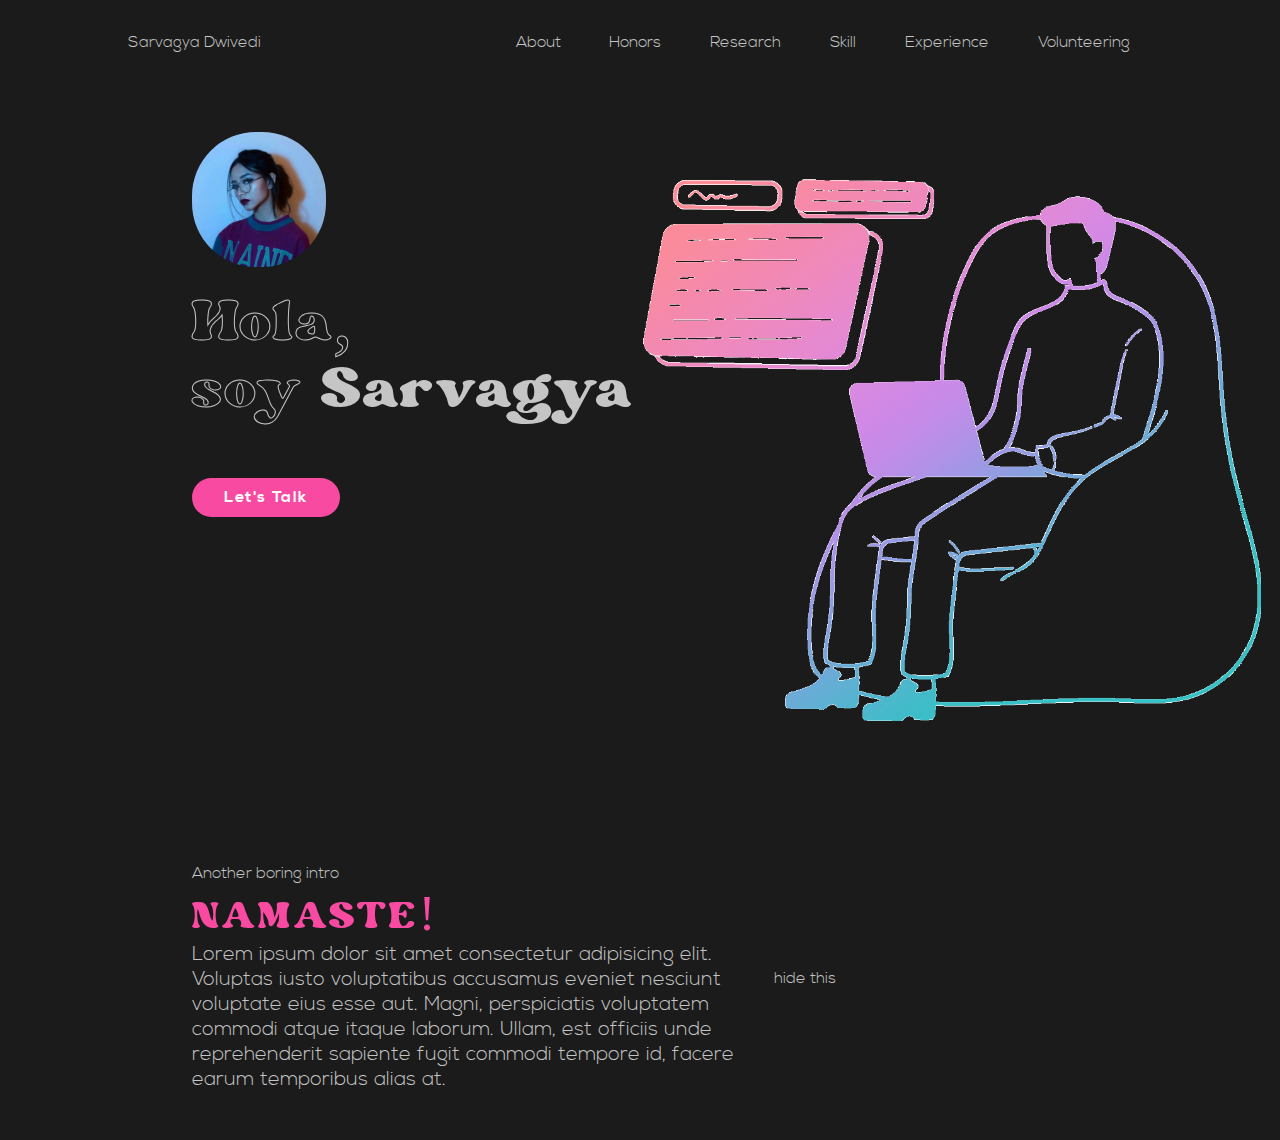
<file: index.html>
<!DOCTYPE html>
<html lang="en">
<head>
    <meta charset="UTF-8">
    <meta http-equiv="X-UA-Compatible" content="IE=edge">
    <meta name="viewport" content="width=device-width, initial-scale=1.0">
    <title>Document</title>
    <link rel="stylesheet" href="assets/css/index.css">
</head>
<body>
    <nav class="nav_bar">
        <div class="logo"><a href="#top"> Sarvagya Dwivedi</a></div>
        <ul class="nav-list">
            <li><a href="#about">About</a></li>
            <li><a href="#honors">Honors</a></li>
            <li><a href="#research">Research</a></li>
            <li><a href="#skill">Skill</a></li>
            <li><a href="#experience">Experience</a></li>
            <li><a href="#volunteering">Volunteering</a></li>
        </ul>
    </nav>
    <header id=top>
            <div class="left">
                <img src="assets/images/header_img.jpg" alt="header profile picture" class="header_pic">
                <div class="text">Hola, <br>soy <name>Sarvagya</name></div>
                <button class="cta">Let's Talk</button>
            </div>
            <div class="right">
                <img src="assets/images/header_vector.png" alt="vector art" class="header_vector">
            </div>
    </header>
    <section class="about container" id="about">
        <div class="left">
            <div class="subheading">Another boring intro</div>
            <div class="heading highlight-text">NAMASTE!</div>
            <div class="aboutme">Lorem ipsum dolor sit amet consectetur adipisicing elit. Voluptas iusto voluptatibus accusamus eveniet nesciunt voluptate eius esse aut. Magni, perspiciatis voluptatem commodi atque itaque laborum. Ullam, est officiis unde reprehenderit sapiente fugit commodi tempore id, facere earum temporibus alias at.</div>
        </div>
        <div class="right">
            hide this
        </div>

    </section>
    
</body>
</html>
</file>
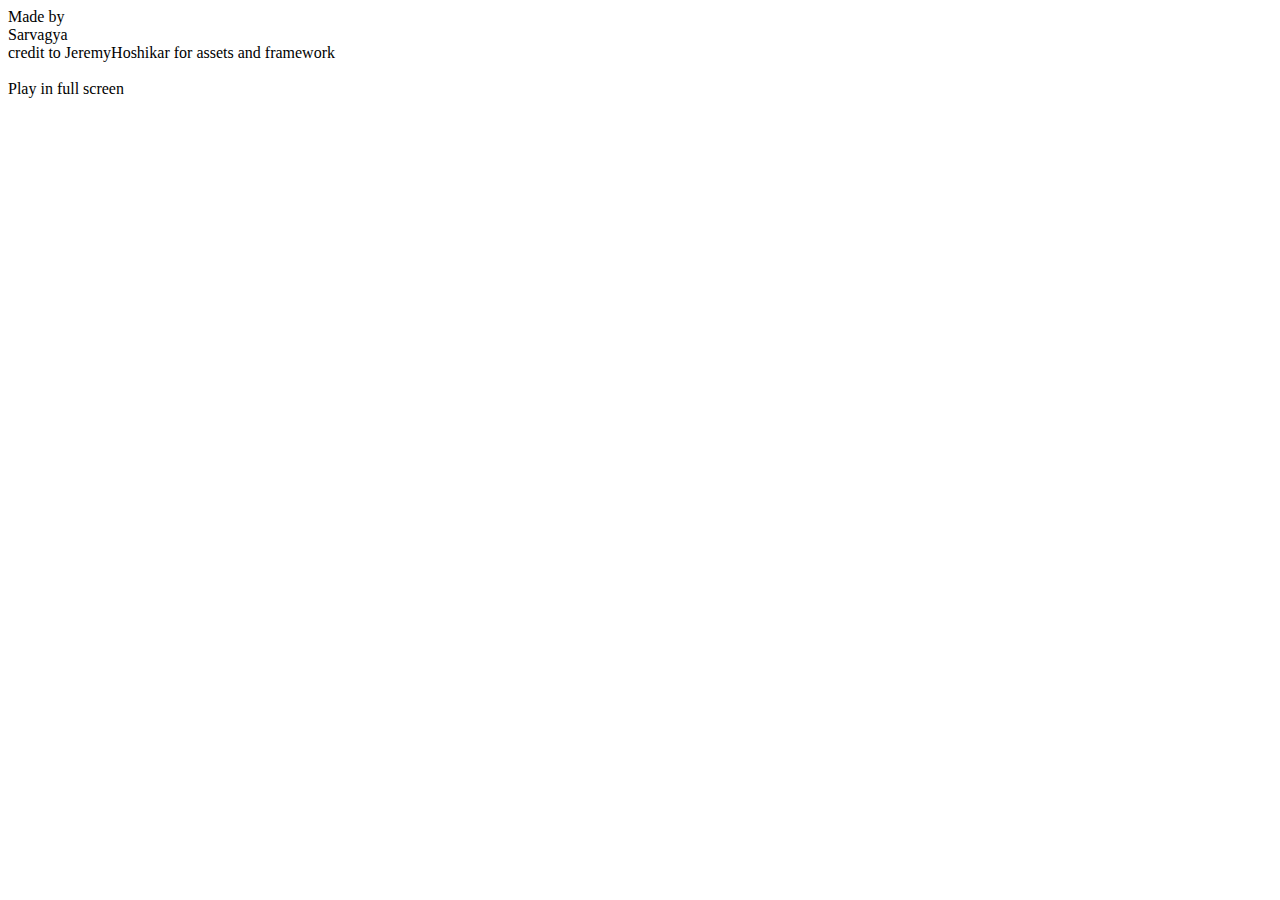
<file: mario/index.html>
﻿<!DOCTYPE html>
<html>
  <head>
    <meta charset="utf-8">

    <!-- The actual resolution of the NES is 256x240.
         Ideally, we draw in this size and scale appropriately.-->
    <title>website</title>
  </head>
  <body>
      <div class="links">Made by <br> Sarvagya <br> credit to JeremyHoshikar for assets and framework <br><br> Play in full screen <div>
    </div>
  </body>
</html>
</file>
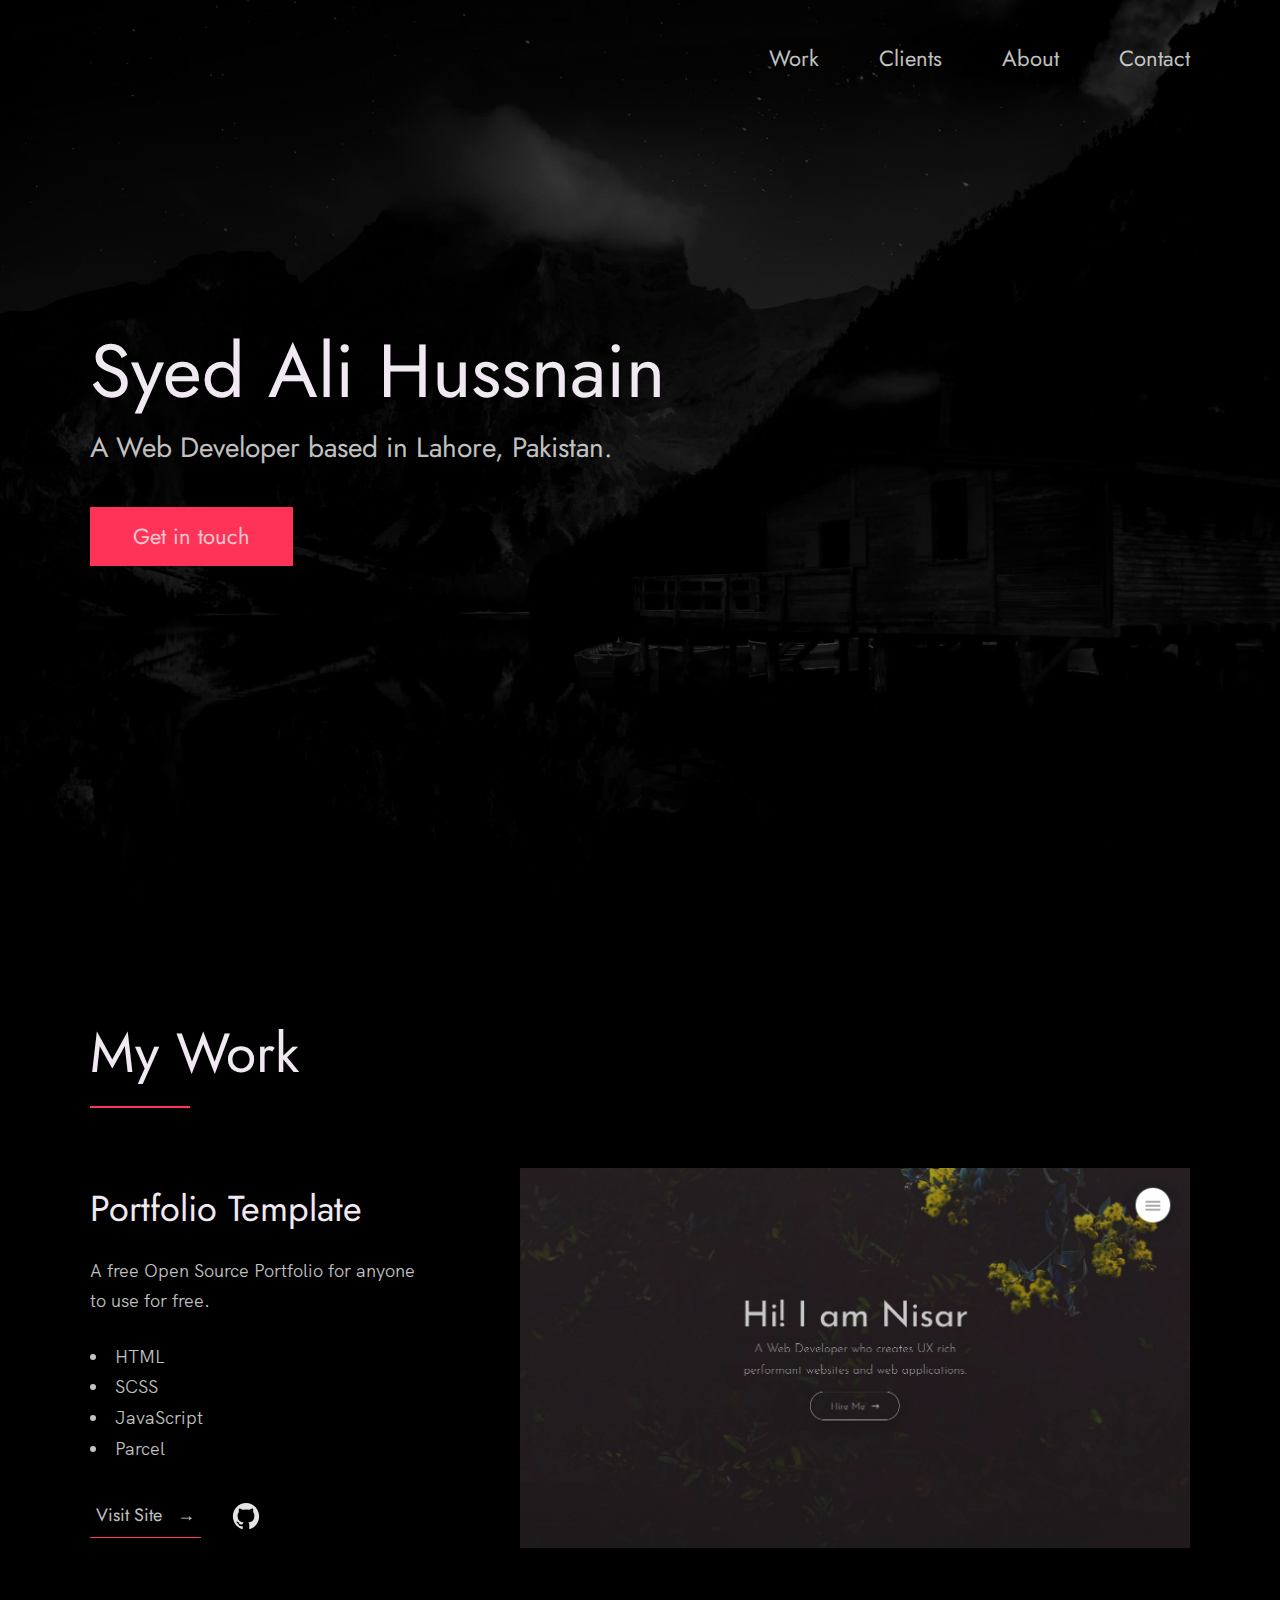
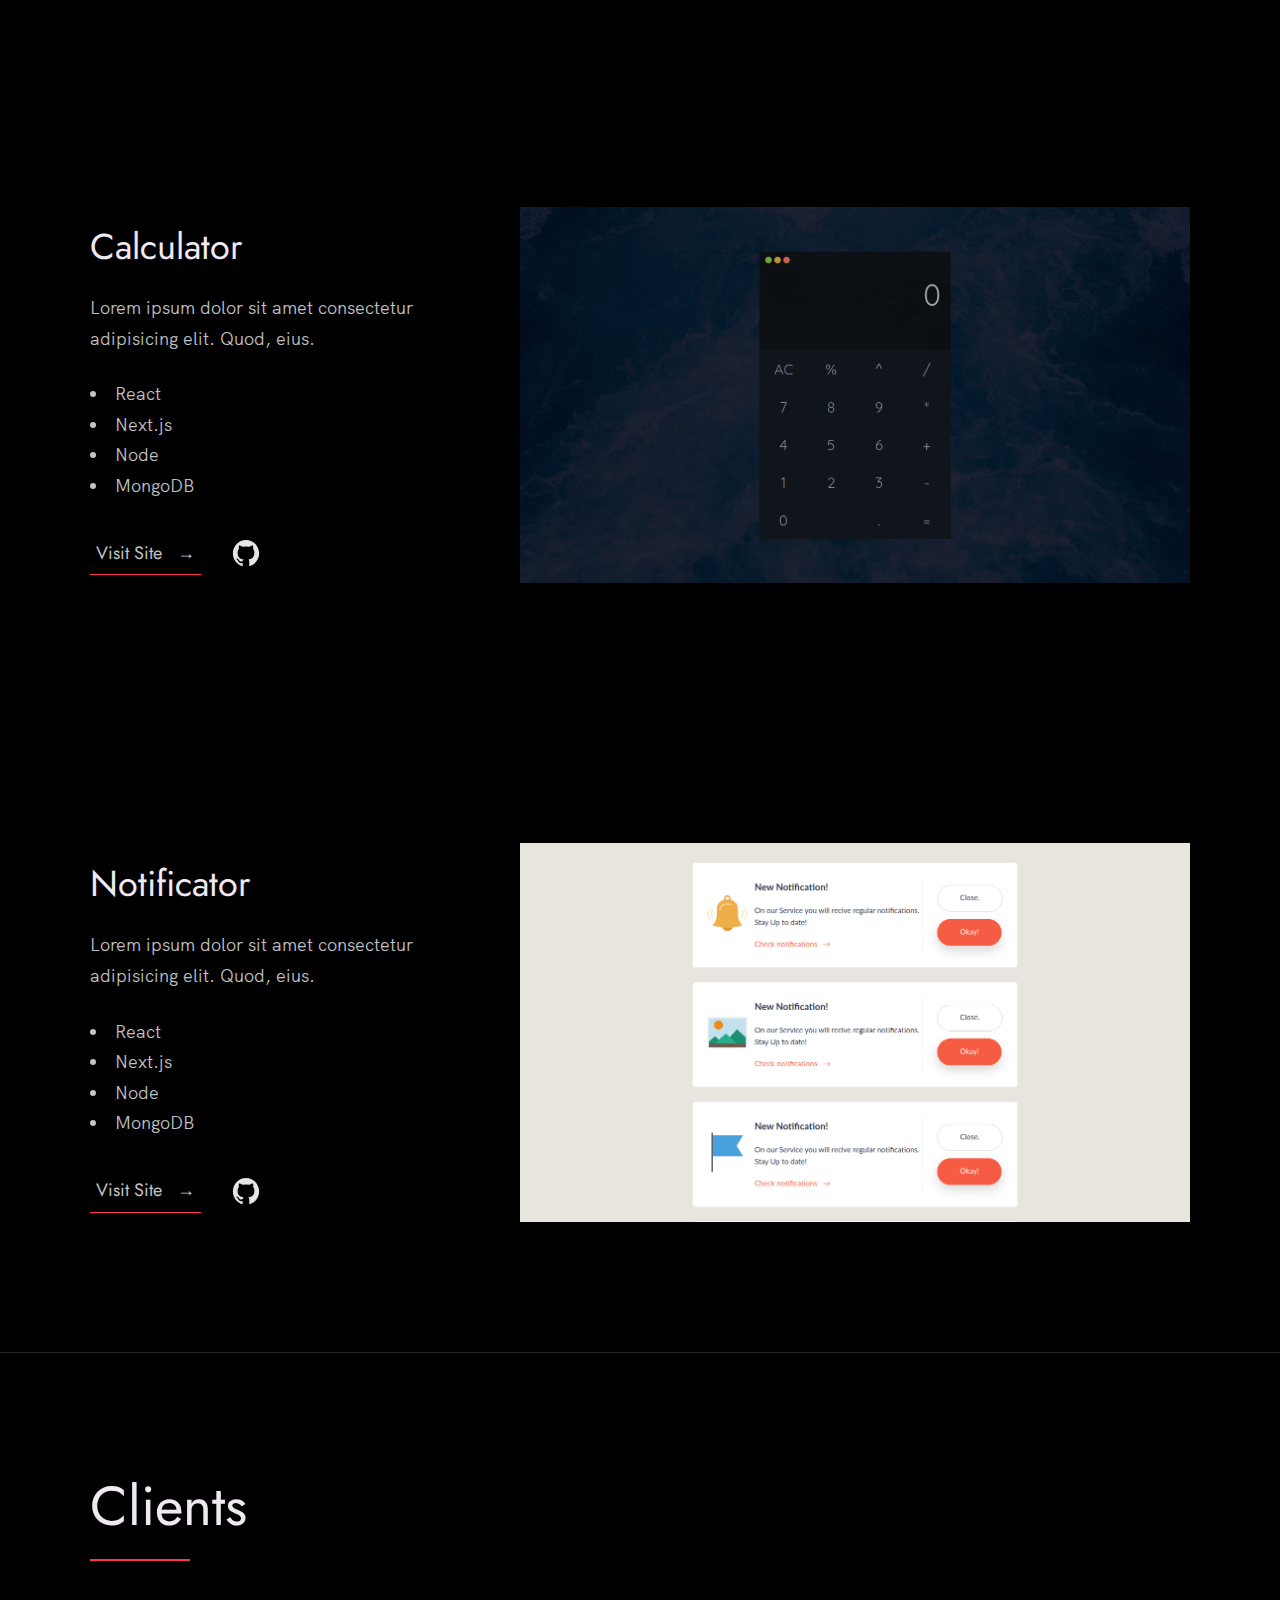
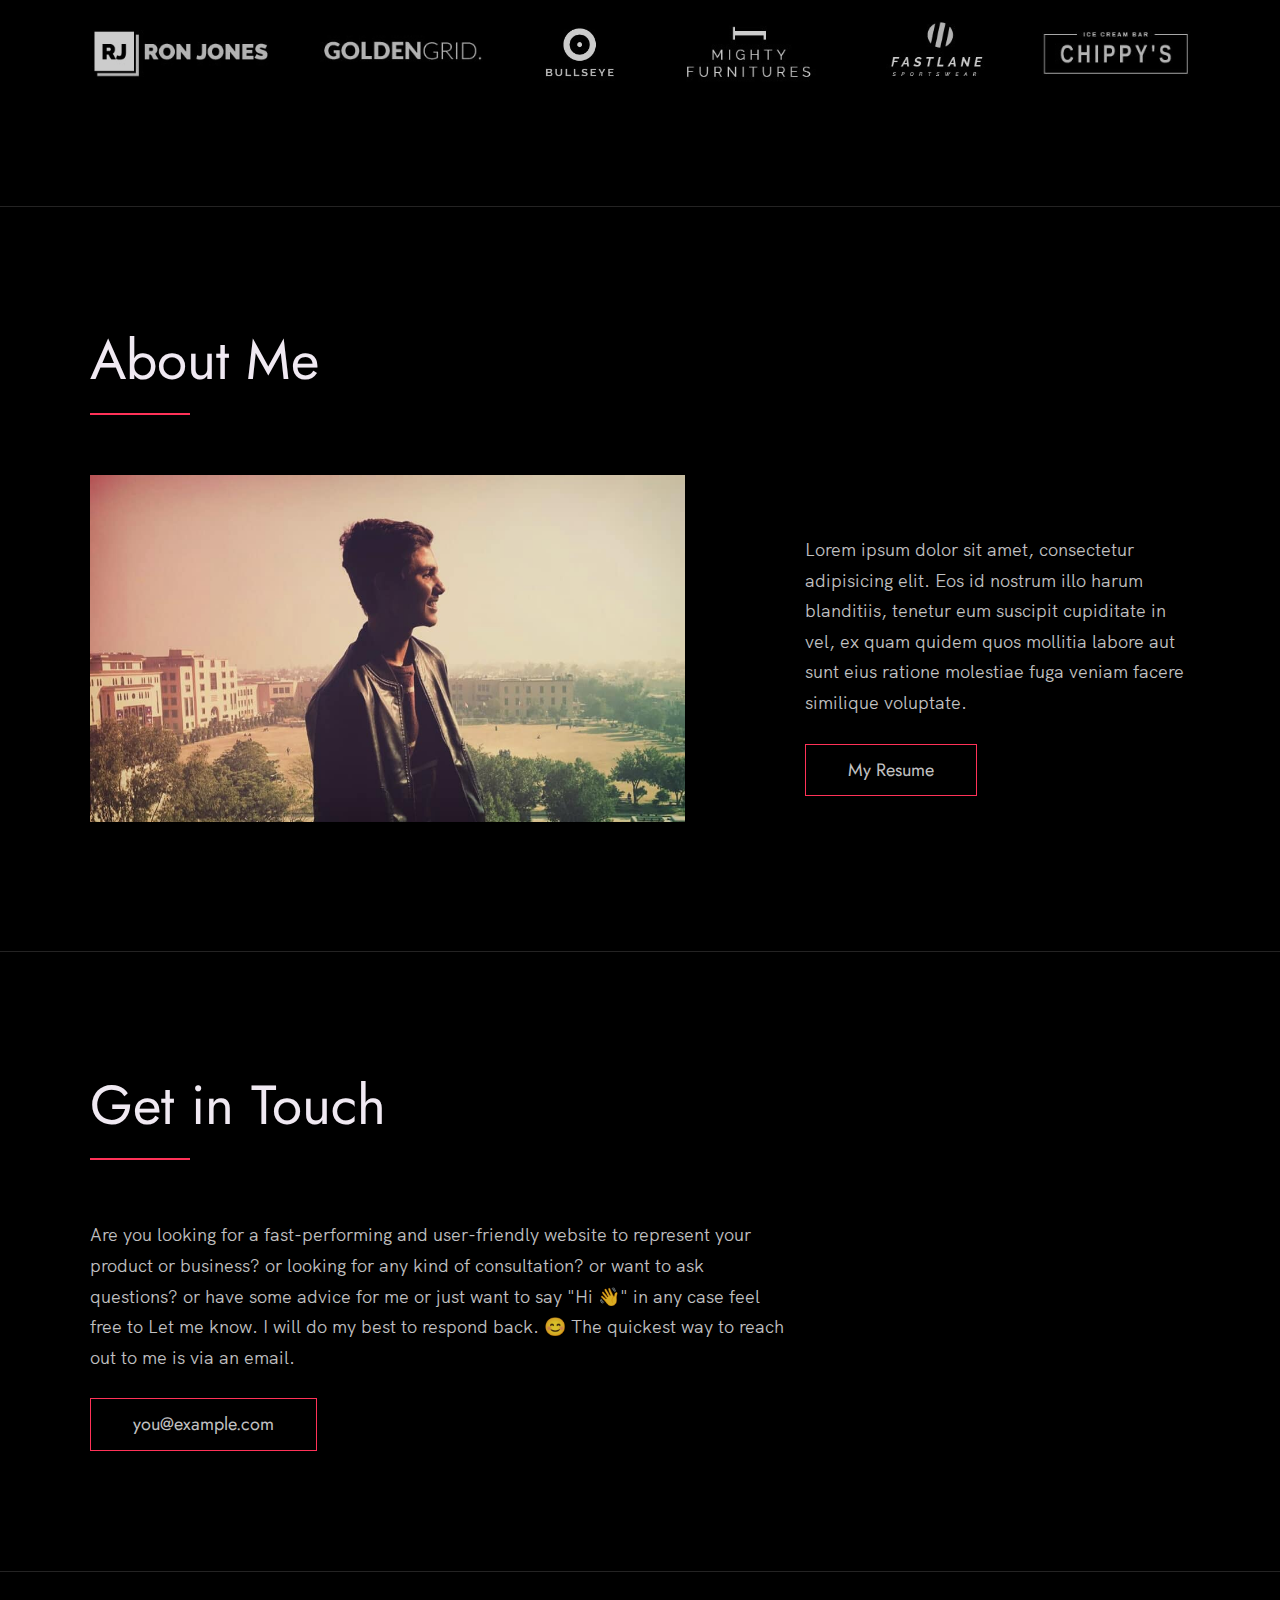
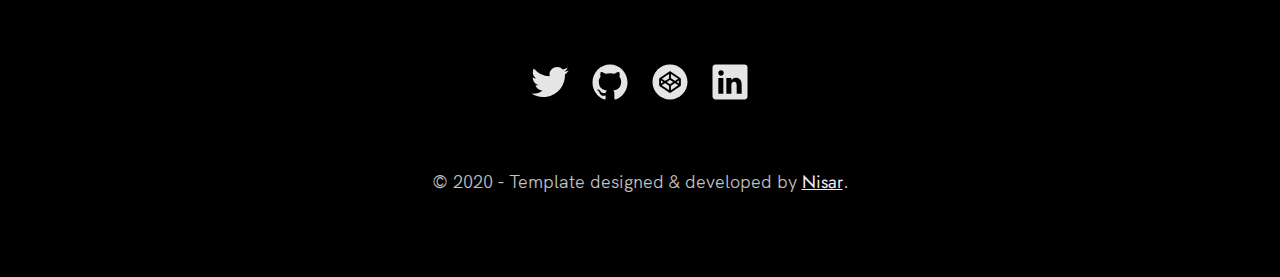
<file: template-bak.html>
<!-- 
  Hello 😊.

  This template is designed and developed by Nisar Hassan Naqvi
  for anyone to use for free or customize the way they like.

  Github Repo: https://github.com/nisarhassan12/portfolio-template/
  My Website: https://nisar.dev

  For business & inquires, contact me => syednisarhassan12@gmail.com
-->

<!--
  Follow the instructions written in comments to create your stunning portfolio
-->

<!DOCTYPE html>
<html lang="en">

<head>
  <meta charset="UTF-8" />
  <meta name="viewport" content="width=device-width, initial-scale=1.0" />
  <link rel="shortcut icon" type="image/png" href="./images/favicon.png" />

  <!-- Put your site title here -->
  <title>
    Syed Ali Hussnain | A Web Developer based in Lahore, Pakistan.
  </title>

  <meta name="description" content="Add small description of yourslef.">
  <!-- Add some coding keywords below, Ex: (React, CSS etc) -->
  <meta name="keywords" content="Put your name, skills and some coding keywords" />
  <link rel="stylesheet" href="index.css" />
</head>

<body>

  <!-- ***** Header ***** -->

  <header class="header" role="banner" id="top">
    <div class="row">
      <nav class="nav" role="navigation">
        <ul class="nav__items">
          <li class="nav__item"><a href="#work" class="nav__link">Work</a></li>
          <li class="nav__item"><a href="#clients" class="nav__link">Clients</a></li>
          <li class="nav__item">
            <a href="#about" class="nav__link">About</a>
          </li>
          <li class="nav__item">
            <a href="#contact" class="nav__link">Contact</a>
          </li>
        </ul>
      </nav>
    </div>
    <div class="header__text-box row">
      <div class="header__text">
        <h1 class="heading-primary">
          <!-- Replace the following name with your name -->
          <span>Syed Ali Hussnain</span>
        </h1>
        <!-- Put a small paragraph about yourself -->
        <p>A Web Developer based in Lahore, Pakistan.</p>
        <a href="#contact" class="btn btn--pink">Get in touch</a>
      </div>
    </div>
  </header>

  <main role="main">

    <!-- ***** Work ***** -->

    <section class="work" id="work">
      <div class="row">
        <h2>My Work</h2>
        <div class="work__boxes">

          <!-- Each div with the work__box class is a project. -->

          <div class="work__box">
            <div class="work__text">
              <h3>Portfolio Template</h3>
              <p>
                A free Open Source Portfolio for anyone to use for free.
              </p>
              <ul class="work__list">
                <li>HTML</li>
                <li>SCSS</li>
                <li>JavaScript</li>
                <li>Parcel</li>
              </ul>

              <div class="work__links">
                <a href="https://nisar.surge.sh" target="_blank" class="link__text">
                  Visit Site <span>&rarr;</span>
                </a>
                <a href="https://github.com/nisarhassan12/portfolio" title="View Source Code" target="_blank">
                  <img src="./images/github.svg" class="work__code" alt="GitHub">
                </a>
              </div>
            </div>
            <div class="work__image-box">
              <img src="./images/project-1.png" class="work__image" alt="Project 1" />
            </div>
          </div>

          <div class="work__box">
            <div class="work__text">
              <h3>Calculator</h3>
              <p>
                Lorem ipsum dolor sit amet consectetur adipisicing elit. Quod,
                eius.
              </p>
              <ul class="work__list">
                <li>React</li>
                <li>Next.js</li>
                <li>Node</li>
                <li>MongoDB</li>
              </ul>

              <div class="work__links">
                <a href="#" class="link__text">
                  Visit Site <span>&rarr;</span>
                </a>
                <a href="#">
                  <img src="./images/github.svg" class="work__code" title="View Source Code" alt="GitHub">
                </a>
              </div>
            </div>
            <div class="work__image-box">
              <img src="./images/project-2.png" class="work__image" alt="Project 1" />
            </div>
          </div>

          <div class="work__box">
            <div class="work__text">
              <h3>Notificator</h3>
              <p>
                Lorem ipsum dolor sit amet consectetur adipisicing elit. Quod,
                eius.
              </p>
              <ul class="work__list">
                <li>React</li>
                <li>Next.js</li>
                <li>Node</li>
                <li>MongoDB</li>
              </ul>

              <div class="work__links">
                <a href="#" class="link__text">
                  Visit Site <span>&rarr;</span>
                </a>
                <a href="#">
                  <img src="./images/github.svg" class="work__code" title="View Source Code" alt="GitHub">
                </a>
              </div>
            </div>
            <div class="work__image-box">
              <img src="./images/project-3.png" class="work__image" alt="Project 3" />
            </div>
          </div>
        </div>
      </div>
    </section>

    <!-- ***** Clients ***** -->

    <section class="client" id="clients">
      <div class="row">
        <h2>Clients</h2>
        <div class="client__logos">
          <!-- Add logos of the clients or companies you'have worked with. -->
          <img src="./images/ronjones.png" class="client__logo" alt="Company 2" />
          <img src="./images/goldengrid.png" class="client__logo" alt="Company 3" />
          <img src="./images/bullseye.png" class="client__logo" alt="Company 1" />
          <img src="./images/mighty-furnitures.png" class="client__logo" alt="Company 1" />
          <img src="./images/fastlane.png" class="client__logo" alt="Company 3" />
          <img src="./images/chippy.png" class="client__logo" alt="Company 1" />
        </div>
      </div>
    </section>

    <!-- ***** About ***** -->

    <section class="about" id="about">
      <div class="row">
        <h2>About Me</h2>
        <div class="about__content">
          <div class="about__text">
            <!-- Replace the below paragraph with info about yourself -->
            <p>
              Lorem ipsum dolor sit amet, consectetur adipisicing elit. Eos id
              nostrum illo harum blanditiis, tenetur eum suscipit cupiditate
              in vel, ex quam quidem quos mollitia labore aut sunt eius
              ratione molestiae fuga veniam facere similique voluptate.
            </p>
            <!-- Provide a link to your resume -->
            <a href="#" class="btn">My Resume</a>
          </div>

          <div class="about__photo-container">
            <!-- Add a nice photo of yourself -->
            <img class="about__photo" src="./images/syed-ali-hussnain.jpg" alt="" />
          </div>
        </div>
      </div>
    </section>
  </main>

  <!-- ***** Contact ***** -->

  <section class="contact" id="contact">
    <div class="row">
      <h2>Get in Touch</h2>
      <div class="contact__info">
        <p>
          Are you looking for a fast-performing and user-friendly website to
          represent your product or business? or looking for any kind of
          consultation? or want to ask questions? or have some advice for me
          or just want to say "Hi 👋" in any case feel free to Let me know. I
          will do my best to respond back. 😊 The quickest way to reach out to
          me is via an email.
        </p>
        <!-- Replace the email with yours -->
        <a href="mailto:you@example.com" class="btn">you@example.com</a>
      </div>
    </div>
  </section>

  <!-- ***** Footer ***** -->

  <footer role="contentinfo" class="footer">
    <div class="row">
      <!-- Update the links to point to your accounts -->
      <ul class="footer__social-links">
        <li class="footer__social-link-item">
          <a href="https://twitter.com/nisarhassan12/" title="Link to Twitter Profile">
            <img src="./images/twitter.svg" class="footer__social-image" alt="Twitter">
          </a>
        </li>
        <li class="footer__social-link-item">
          <a href="https://github.com/nisarhassan12/" title="Link to Github Profile">
            <img src="./images/github.svg" class="footer__social-image" alt="Github">
          </a>
        </li>
        <li class="footer__social-link-item">
          <a href="https://codepen.io/nisar_hassan" title="Link to Codepen Profile">
            <img src="./images/codepen.svg" class="footer__social-image" alt="Codepen">
          </a>
        </li>
        <li class="footer__social-link-item">
          <a href=https://www.linkedin.com/in/nisar-hassan-naqvi-413466199/">
            <img src="./images/linkedin.svg" title="Link to Linkedin Profile" class="footer__social-image" alt="Linkedin">
          </a>
        </li>
      </ul>

      <!-- If you give me some credit by keeping the below paragraph, will be huge for me 😊 Thanks. -->
      <p>
        &copy; 2020 - Template designed & developed by <a href="https://nisar.dev" class="link">Nisar</a>.
      </p>
      <div class="footer__github-buttons">
        <iframe
          src="https://ghbtns.com/github-btn.html?user=nisarhassan12&repo=portfolio-template&type=watch&count=true"
          frameborder="0" scrolling="0" width="170" height="20" title="Watch Portfolio Template on GitHub">
        </iframe>
      </div>
    </div>
  </footer>

  <a href="#top" class="back-to-top" title="Back to Top">
    <img src="./images/arrow-up.svg" alt="Back to Top" class="back-to-top__image"/>
  </a>
  <script src="./index.js"></script>
</body>

</html>
</file>
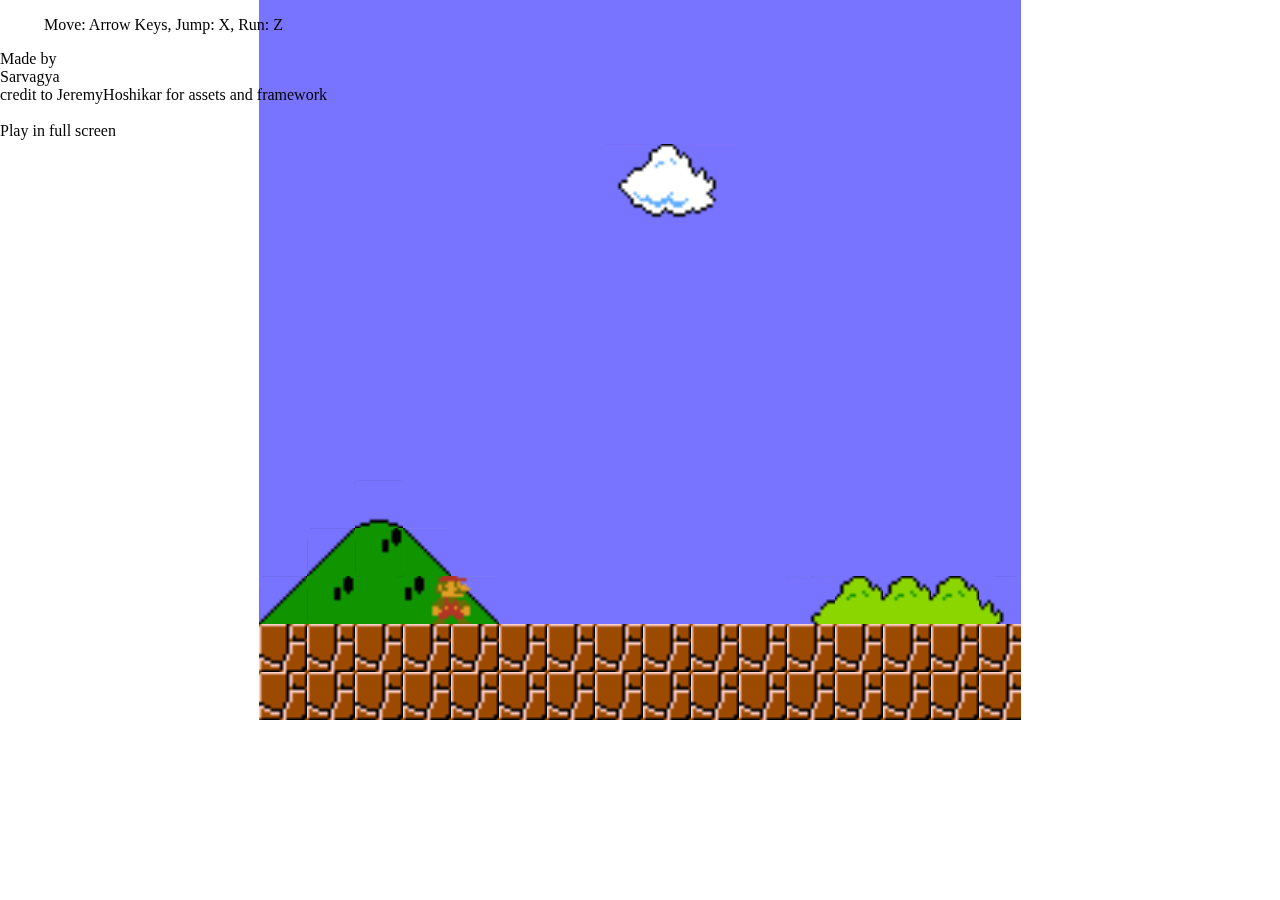
<file: mario/mario.html>
﻿<!DOCTYPE html>
<html>
  <head>
    <meta charset="utf-8">

    <!-- The actual resolution of the NES is 256x240.
         Ideally, we draw in this size and scale appropriately.-->
    <title>Super Mario Bros</title>
    <meta name="description" content="">
    <meta name="viewport" content="width=device-width">

    <link rel="stylesheet" href="css/game.css">
  </head>
  <body>
    <script type="text/javascript" src="js/util.js"></script>
    <script type="text/javascript" src="js/input.js"></script>
    <script type="text/javascript" src="js/resources.js"></script>
    <script type="text/javascript" src="js/sprite.js"></script>
    <script type="text/javascript" src="js/entity.js"></script>
    <script type="text/javascript" src="js/pipe.js"></script>
    <script type="text/javascript" src="js/mushroom.js"></script>
    <script type="text/javascript" src="js/fireflower.js"></script>
    <script type="text/javascript" src="js/star.js"></script>
    <script type="text/javascript" src="js/fireball.js"></script>
    <script type="text/javascript" src="js/coin.js"></script>
    <script type="text/javascript" src="js/bcoin.js"></script>
    <script type="text/javascript" src="js/goomba.js"></script>
    <script type="text/javascript" src="js/koopa.js"></script>
    <script type="text/javascript" src="js/floor.js"></script>
    <script type="text/javascript" src="js/block.js"></script>
    <script type="text/javascript" src="js/rubble.js"></script>
    <script type="text/javascript" src="js/prop.js"></script>
    <script type="text/javascript" src="js/player.js"></script>
    <script type="text/javascript" src="js/flag.js"></script>
    <script type="text/javascript" src="js/levels/level.js"></script>
    <script type="text/javascript" src="js/levels/11.js"></script>
    <script type="text/javascript" src="js/levels/11tunnel.js"></script>
    <script type="text/javascript" src="js/game.js"></script>
    <div class="info">
      <p class="controls">Move: Arrow Keys, Jump: X, Run: Z</p>
      <div class="links">Made by <br> Sarvagya <br> credit to JeremyHoshikar for assets and framework <br><br> Play in full screen <div>
    </div>
  </body>
</html>
</file>
<file: assets/css/index.css>
@import url('https://fonts.googleapis.com/css2?family=Montserrat:wght@500&display=swap');

@font-face {
    font-family: 'margin_regular';
    src: url('fonts/margin_demo-webfont.woff2') format('woff2'),
         url('fonts/margin_demo-webfont.woff') format('woff');
    font-weight: normal;
    font-style: normal;
}

@font-face {
    font-family: 'nexa_boldregular';
    src: url('fonts/nexa_bold-webfont.woff2') format('woff2'),
         url('fonts/nexa_bold-webfont.woff') format('woff');
    font-weight: normal;
    font-style: normal;
}

@font-face {
    font-family: 'nexa_lightregular';
    src: url('fonts/nexa_light-webfont.woff2') format('woff2'),
         url('fonts/nexa_light-webfont.woff') format('woff');
    font-weight: normal;
    font-style: normal;
}

:root {
    --clr-highlight-text:#f74aa0;
    --clr-primary-text: #c5c5c5;
    --clr-primary-background: #1b1b1b;
}

* {
    box-sizing: border-box;
    margin: 0;
    padding: 0;
    background-color:var(--clr-primary-background);
}

body {
    font-family: "nexa_lightregular";
    font-size: 1rem;
    color:var(--clr-primary-text);

}

body:after {
    background-image: url(../images/bg_texture.png);
    opacity: 0.2;
    height: 100%;
    width: 100%;
}
/*
@keyframes grain {
    0%, 100% { transform:translate(0, 0) }
    10% { transform:translate(-5%, -10%) }
    20% { transform:translate(-15%, 5%) }
    30% { transform:translate(7%, -25%) }
    40% { transform:translate(-5%, 25%) }
    50% { transform:translate(-15%, 10%) }
    60% { transform:translate(15%, 0%) }
    70% { transform:translate(0%, 15%) }
    80% { transform:translate(3%, 35%) }
    90% { transform:translate(-10%, 10%) }
  }
  
body:after {
    animation: grain 8s steps(10) infinite;
    background-image: url(../images/bg_texture.png);
    height: 300%;
    width: 300%;
    content: "";
    opacity: 0.1;
    left: -50%;
    top: -120%;
    position: fixed;
}
*/
nav {
    display: flex;
    justify-content: space-between;
    align-items: center;
    padding: 2rem 10%;
    
}
nav div, nav li, nav a, nav button {
    text-decoration: none;
    color:var(--clr-primary-text);
}

.nav-list {
    list-style: none;
}

.nav-list li {
    display: inline-block;
    padding: 0 1.4rem;
}

.nav-list li a {
    transition: all 0.3s ease-in-out 0s;
}

.nav-list li a:hover {
    color: var(--clr-highlight-text)
}

.container {
    margin-inline: auto;
    width: min(90%);
}
.highlight-text {
    font-size: 3.2rem; /* 7.5rem in laptop */
    font-family: "margin_regular";
    letter-spacing: 0.2rem;
    color:var(--clr-highlight-text);
}
header {
    display: flex;
    padding: 3rem 10%; /* 13rem 15% in laptop */
}

header .left {
    display: flex;
    flex-direction: column;
    align-items: center;
}

header .left .text {
    font-size: 3.2rem; /* 7.5rem in laptop */
    font-family: "margin_regular";
    letter-spacing: 0.2rem;
    -webkit-text-stroke: 1px var(--clr-primary-text);
    color: var(--clr-primary-background);
    margin-block: 2rem; /* 5rem in laptop */
}

header .left img {
    width: 50%;
    border-radius: 5em;
}

header .left .text name {
    -webkit-text-stroke: 0;
    color:var(--clr-primary-text);
}

header .left button {
    font-family: "nexa_boldregular";
    letter-spacing: 0.1rem;
    width:fit-content;
    font-size: 1rem;
    padding: 0.6rem 2rem; 
    color:white;
    background-color: rgba(247,74,160,1);
    border:none;
    border-radius: 3.5rem;
    cursor: pointer;
    transition: all 0.3s ease-in-out 0s;
}

header .left button:hover {
    background-color:rgba(247,74,160,0.6);
}

header .right {
    display: none;
}

.about {
    display:flex;
    justify-content: start;
    align-items:center;
}

.about .left .aboutme {
    font-size: 1.25rem;
}

.about .right {
    display: none;
}

@media (min-width:64em) {
    header {
        display: flex;
        padding: 3rem 15%;
    }
    header .left {
        display: inline-block;
        min-width: 50%;
    }
    header .left .text {
        font-size: 5rem;
        margin-block-end: 3rem;
        margin-block-start: 0rem;
    }
    header .left img {
        min-width:20%;
        width: 30%;
        border-radius: 4em;
    }

    header .right {
        display: inline-block;
    }
 
    header .right img {
        min-width: 70vh;
        width: 100%;
        max-width: 100%;
        max-height: 100%;
    }

    section {
        padding: 3rem 10%;
    }

    .about .left {
        width: 65%;
    }

    .about .right {
        display: inline-block;
    }

@media (min-width: 90em) {
    header .left {
        min-width: 60%;
    }
    header .left .text {
        font-size: 7rem;
    }
    header .right img {
        padding-inline-end: 0%;
    }
    
}
}
</file>
<file: index.css>
/* --------------------------------------- */
/* ----- Basic Setup ----- */
/* --------------------------------------- */

@font-face {
    font-family: 'Hk Grotesk';
    font-style: normal;
    font-weight: 400;
    src: url('./fonts/HKGrotesk-Regular.woff') format('woff');
}

@font-face {
    font-family: 'Jost';
    font-style: normal;
    font-weight: 400;
    src: url('./fonts/Jost-Regular.ttf') format('woff');
}

* {
    margin: 0;
    padding: 0;
    box-sizing: inherit;
}

:root {
    --font-size-small: 1.8rem;
    --font-size-normal: 2.2rem;
    --font-size-medium: 2.8rem;
    --font-size-medium-1: 3.6rem;
    --font-size-large: 5.5rem;
    --font-size-huge: 7.5rem;
    --font-stack: 'Hk Grotesk', sans-serif;

    --line-height-normal: 1.7;
    --line-height-small: 1.2;

    --black: #000;
    --pink: #ff3258;
    --white: #f0e9f2;
    --white-1: #e5e5e6da;


    --container-max-width: 1180px;
    --container-normal-width: 800px;
    --container-medium-width: 700px; 
    --container-small-width: 500px;

    --gutter-huge: 12rem;
    --gutter-medium: 6rem;
    --gutter-normal: 3rem;
    --gutter-small-1: 2.5rem;
    --gutter-small: 2rem;

    --border-light: 1px solid rgb(36, 35, 35);
}

html {
    font-size: 62.5%; /* (16/10)*100 = 62.5% => 1rem = 10px */
    box-sizing: border-box;
    scroll-behavior: smooth;
}

@media(max-width: 1000px) {
    html {
        font-size: 52%;
    }
}

body {
    font-size: var(--font-size-small);
    font-family: var(--font-stack);
    font-weight: 400;
    color: var(--white-1);
    line-height: var(--line-height-normal);
    background: var(--black);
    overflow-x: hidden;
}

.row {
    max-width: var(--container-max-width);
    margin: 0 auto;
}

@media(max-width: 1340px) {
    .row {
        max-width: 1100px;
    }
}

@media(max-width: 1240px) {
    .row {
        padding: 0 var(--gutter-medium);
    }
}

@media(max-width: 600px) {
    .row {
        padding: 0 var(--gutter-normal);
    }
}

@media(max-width: 600px) {
    .row {
        padding: 0 var(--gutter-small);
    }
}

section {
    padding: var(--gutter-huge) 0;
    border-bottom: var(--border-light);
}

img {
    object-fit: contain;
    max-width: 100%;
}

/* --------------------------------------- */
/* ----- Headlines and Paragraphs ----- */
/* --------------------------------------- */

h1,
h2,
h3 {
    font-family: 'Jost', sans-serif;
    font-weight: 400;
    line-height: var(--line-height-small);
    color: var(--white);
}

.heading-primary {
    line-height: 1;
    font-size: var(--font-size-huge);
    font-weight: 400;
}

@media(max-width: 900px) {
    .heading-primary {
        font-size: 6.5rem;
    }
}

h2 {
    font-size: var(--font-size-large);
    margin-bottom: var(--gutter-medium);
}

h2::after {
    content: '';
    display: block;
    height: 2px;
    width: 10rem;
    background: var(--pink);
    margin: var(--gutter-small) 0;
}

h3 {
    font-size: var(--font-size-medium-1);
    margin-bottom: var(--gutter-small);
}

@media(max-width: 500px) {
    .heading-primary {
        font-size: var(--font-size-large);
    }

    h2 {
        font-size: var(--font-size-medium-1);
    }

    h3 {
        font-size: var(--font-size-medium);
    }
}

p {
    margin: var(--gutter-small-1) 0;
}

@media(max-width: 900px) {
    p { 
        max-width: var(--container-small-width);
    }
}

/* --------------------------------------- */
/* ----- Buttons and Links ----- */
/* --------------------------------------- */

a {
    color: var(--white);
    font-weight: 400;
    font-family: 'Jost', sans-serif;
    transition: all .2s;
    outline: 2px solid transparent;
}

::-moz-focus-inner {
    border: 0;
}

button:focus,
a:focus {
    outline: 2px solid var(--pink);
}

body:not(.user-is-tabbing) button:focus,
body:not(.user-is-tabbing) a:focus {
    outline: none;
}

.link:hover {
    color: var(--pink);
}

.btn {
    position: relative;
    display: inline-block;
    padding: 1rem 4.2rem;
    text-decoration: none;
    color: inherit;
    border: 1px solid  var(--pink);
    font-weight: 400;
}

.btn:focus {
    outline: none;
}

.btn::after {
    content: '';
    display: block;
    position: absolute;
    top: 0;
    left: 0;
    right: 100%;
    background: var(--white);
    height: 100%;
    z-index: -1;
    transition: all 0.2s cubic-bezier(1, 0.68, 0.16, 0.9);
}

.btn:hover::after,
.btn:focus::after {
    right: 0;
    background: var(--pink);
}

.btn--pink {
    background: var(--pink);
    transition: all 0.2s;
}

.btn--pink::after {
    display: none;
}

.btn--pink:hover,
.btn--pink:focus {
    background: transparent;
}

.link__text {
    position: relative;
    display: inline-block;
    padding: .6rem;
    color: inherit;
    text-decoration: none;
    border-bottom: 1px solid var(--pink);
}

.link__text::after {
    content: '';
    display: block;
    position: absolute;
    top: 0;
    left: 0;
    right: 100%;
    background: var(--white);
    height: 100%;
    z-index: -1;
    transition: all 0.2s cubic-bezier(1, 0.68, 0.16, 0.9);
}

.link__text:focus {
    outline: none;
}

.link__text:hover::after,
.link__text:focus:after {
    right: 0;
    background: var(--pink);
}

.link__text span {
    padding-left: 1rem;
    font-family: sans-serif;
}

/* ----- Back to Top ----- */

.back-to-top {
    position: fixed;
    bottom: 4rem;
    right: 4rem;
    display: flex;
    justify-content: center;
    align-items: center;
    height: 5.5rem;
    width: 5.5rem;
    background-color: var(--pink);
    border-radius: 50%;
    z-index: 10;
    visibility: hidden;
    transition: all .4s;
}

.back-to-top__image {
    height: 70%;
}

@media(max-width: 900px) {
    .back-to-top {
        right: 2rem;
    }
}

@media(max-width: 500px) {
    .back-to-top {
        right: 1rem;
    }
}

/* --------------------------------------- */
/* ----- Navigation ----- */
/* --------------------------------------- */

.nav {
    display: flex;
    justify-content: flex-end;
    padding: var(--gutter-normal) 0;
}

.nav__items {
    display: flex;
    list-style: none;
}

.nav__item:not(:last-child) {
    margin-right: var(--gutter-medium);
}

@media(max-width: 500px) {
    .nav {
        justify-content: center;
    }
}

@media(max-width: 400px) {
    .nav__item:not(:last-child) {
        margin-right: var(--gutter-normal);
    }
}

@media(max-width: 300px) {
    .nav {
        font-size: var(--font-size-small);
    }
}

.nav__link {
    position: relative;
    display: inline-block;
    padding: 1rem 0;
    text-decoration: none;
    color: inherit;
    transition: all .2s;
}

.nav__link::after {
    content: '';
    position: absolute;
    bottom: 0;
    left: 0;
    right: 100%;
    display: inline-block;
    height: 1rem;
    background: var(--white);
    transition: all 0.25s cubic-bezier(1, 0.68, 0.16, 0.9);
}

.nav__link:hover {
    color: var(--pink);
}

.nav__link:hover::after {
    right: 0;
    height: 2px;
    background: var(--pink);
}

/* --------------------------------------- */
/* ----- Header ----- */
/* --------------------------------------- */

.header {
    background: linear-gradient(rgba(0,0,0, .1), rgba(0,0,0, .4)), 
        url('./images/header.jpg');
    height: 100vh;
    background-size: cover;
    background-position: center;
    background-attachment: fixed;
    font-size: var(--font-size-normal);
}

.header__text {
    position: absolute;
    top: 50%;
    transform: translateY(-50%);
}

.header__text p {
    margin: 1.5rem 0 3.5rem;
    max-width: var(--container-medium-width);
    font-family: 'Jost', sans-serif;
    font-size: var(--font-size-medium);
}

@media(max-width: 500px) {
    .header {
        text-align: center;
    }

    .header__text p {
        transform: scale(.8);
    }
}

/* --------------------------------------- */
/* ----- Work ----- */
/* --------------------------------------- */

.work__box {
    display: flex;
    align-items: center;
}

@media(max-width: 900px) {
    .work__box {
        align-items: initial;
        flex-direction: column-reverse;
    }
}

.work__box:not(:last-child) {
    margin-bottom: 25rem;
}

@media(max-width: 500px) {
    .work__box:not(:last-child) {
        margin-bottom: 20rem;
    }
}

.work__links {
    display: flex;
    align-items: center;
}

.work__text {
    flex: 0 0 30%;
}

.work__list {
    /* list-style-type: square; */
    list-style-position: inside;
    margin-bottom: var(--gutter-normal);
}

.work__code {
    display: block;
    height: 3rem;
    margin-left: var(--gutter-normal);
    transition: all .3s;
}

.work__code:hover {
    transform: scale(1.2);
}

.work__image-box {
    margin-bottom: var(--gutter-normal);
}

@media(min-width: 901px) {
    .work__image-box {
        flex: 1;
        margin: 0 0 0 10rem;
    }
}

@media(max-width: 900px) {
    .work__code {
        height: 4rem;
    }
}

/* --------------------------------------- */
/* ----- Clients ----- */
/* --------------------------------------- */

.client__logos {
    display: flex;
    justify-content: space-between;
    filter: invert(100%) grayscale(100%) opacity(.8);
}

.client__logo {
    height: 6.5rem;
    max-width: 18rem;
}

@media(max-width: 1240px) {
    .client__logos {
        overflow-x: scroll;
        padding: var(--gutter-normal);
    }

    .client__logo:not(:last-of-type) {
        margin-right: var(--gutter-medium);
    }
}

/* --------------------------------------- */
/* ----- About ----- */
/* --------------------------------------- */

.about__content {
    display: flex;
    flex-direction: row-reverse;
    align-items: center;
}

@media(max-width: 900px) {
    .about__content {
        flex-direction: column-reverse;
        align-items: initial;
    }
}

.about__photo-container {
    margin-bottom: var(--gutter-normal);
}

@media(min-width: 901px) {
    .about__text {
        flex: 0 0 35%;
    }
    
    .about__photo-container {
        flex: 1;
        margin: 0 var(--gutter-huge) 0 0;
    }
}

/* --------------------------------------- */
/* ----- Contact ----- */
/* --------------------------------------- */

.contact__info {
    max-width: var(--container-medium-width);
}

/* --------------------------------------- */
/* ----- Footer ----- */
/* --------------------------------------- */

.footer {
    text-align: center;
    padding: var(--gutter-medium) 0 var(--gutter-normal);
}

.footer__social-links {
    display: flex;
    justify-content: center;
    padding: var(--gutter-normal) 0;
    list-style: none;
}

.footer__social-link-item:not(:last-of-type) {
    margin-right: var(--gutter-small);
}

.footer__social-image {
    height: 4rem;
}

.footer__github-buttons {
    display: flex;
    justify-content: center;
}

.footer__github-buttons iframe {
    height: 2.5rem;
    width: 84px;
    transform: translateY(3px);
}

@media(max-width: 500px) {
    .footer {
        padding: var(--gutter-medium) 0;
    } 
}
</file>
<file: mario/css/game.css>
html, body, ul, li {
  margin: 0;
  border: 0;
  padding: 0;
}

canvas {
  display: block;
  width: 762;
  margin: 0 auto;
  background-color: blue;
}

p {
  text-align: center;
}

body {
  overflow: hidden;
  height: 100%;
}

html {
  overflow: hidden;
  height: 100%;
}

.info {
  position: absolute;
  top: 0;
  left: 0;
}
</file>
